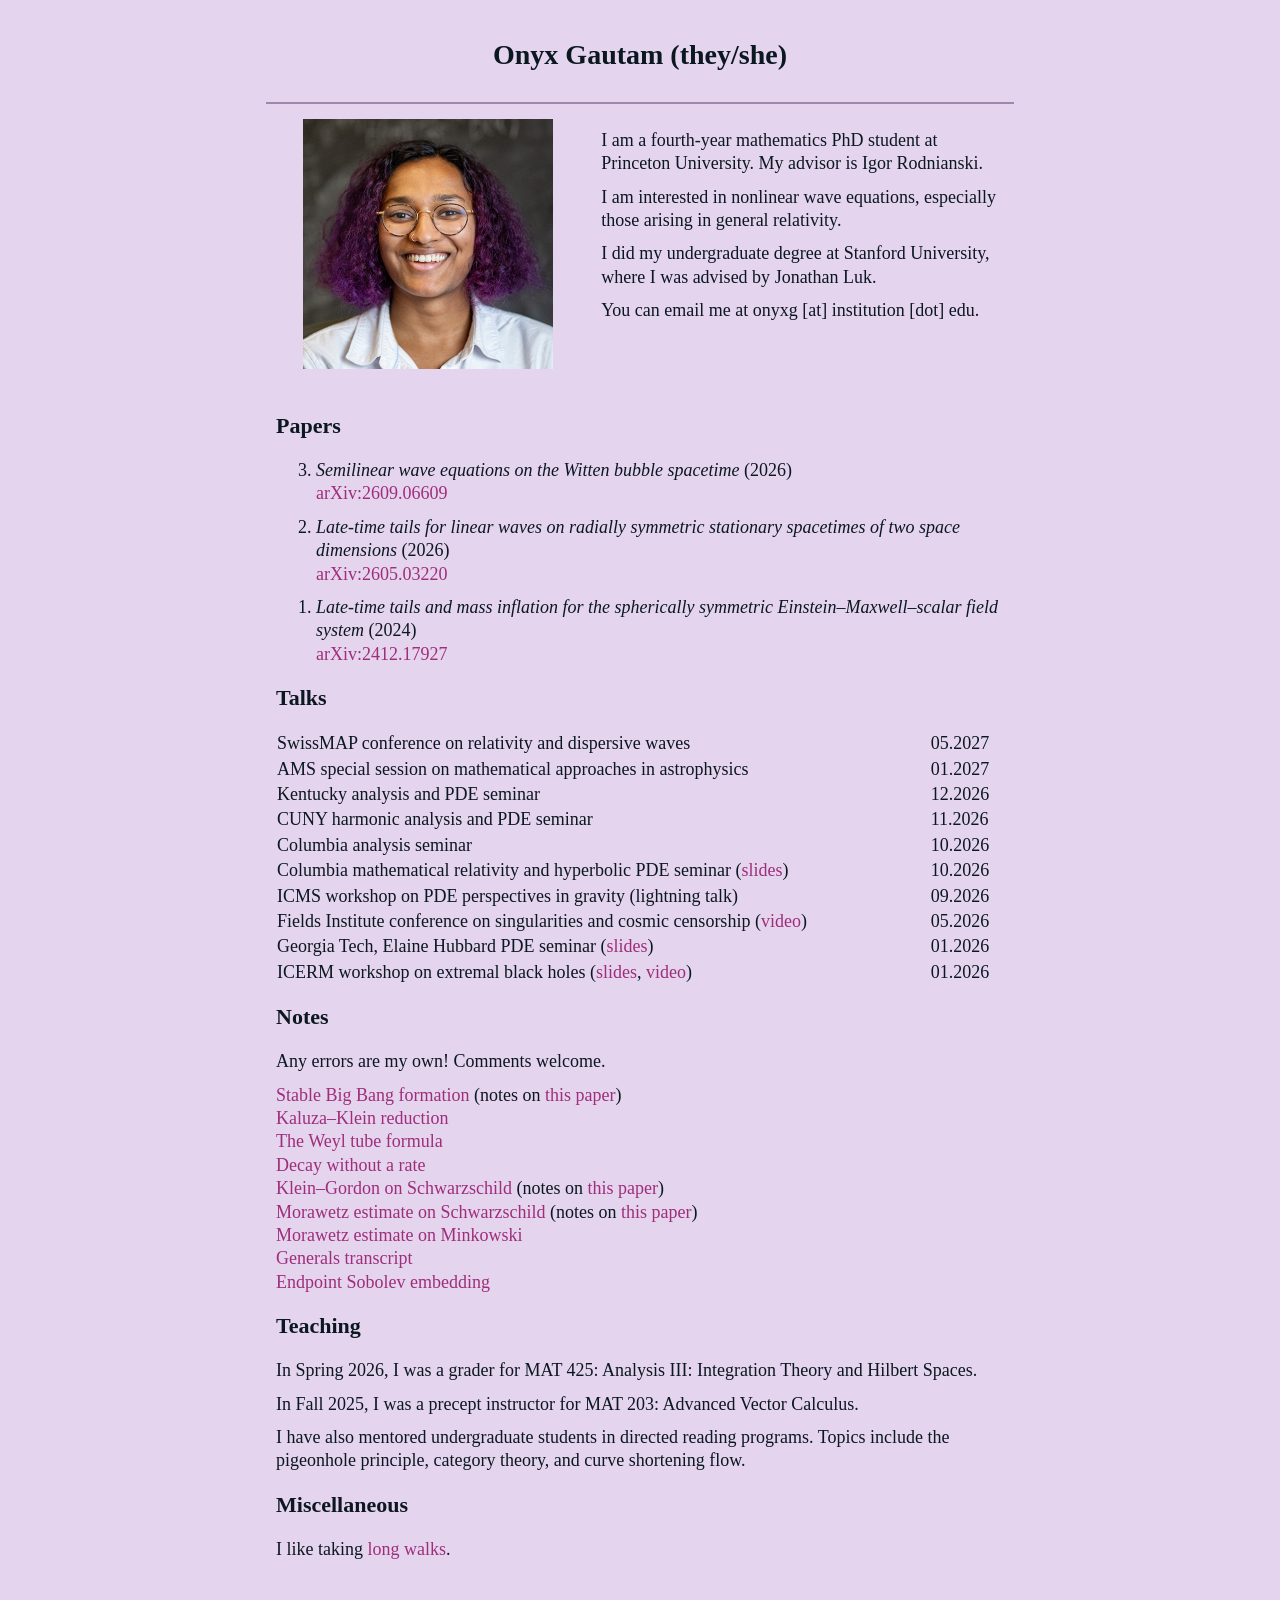
<file: index.html>
<!DOCTYPE html>
<html lang="en">
  <head>
    <meta http-equiv="content-type" content="text/html; charset=UTF-8">
    <meta name="google-site-verification" content="pAwyFpxqDBXXq5O0XGnwWA8_437Lcw0zSbCmvbM7cJ8" />
    <title>Onyx Gautam's Homepage</title>

    <meta charset="utf-8">
    <meta name="viewport" content="width=device-width">
    <meta name="description" content="Personal webpage for mathematics.">
    <meta name="author" content="Onyx Gautam">
    <meta property="og:title" content="Onyx Gautam's Homepage">
    <meta property="og:description" content="Personal webpage for mathematics.">

    <link rel="stylesheet" type="text/css" href="main.css">
    <link rel="license" href="https://creativecommons.org/licenses/by-sa/4.0/">
  </head>
  <body>
    <div class="container">
      <div class="header"><h1>Onyx Gautam (they/she)</h1></div>
      <div class="profile">
        <span class="helper"></span>
        <a href="img/onyx.jpg" target="_blank">
          <img src="img/onyx-cropped.jpg" title="Credit: Igor Medvedev" width=250 class="profile-pic"/>
        </a>
      </div>
      <div class="profile-text">
        <p>I am a fourth-year mathematics PhD student at
          <a href="https://www.math.princeton.edu/" class="hidden-link">Princeton University</a>. My advisor is
          <a href="https://www.math.princeton.edu/people/igor-rodnianski" class="hidden-link">Igor Rodnianski</a>.
        </p>

        <p>I am interested in nonlinear wave equations, especially those arising
        in general relativity.</p>

        <p>I did my undergraduate degree
          at <a href="https://mathematics.stanford.edu/" class="hidden-link">Stanford University</a>, where I
          was advised by <a href="https://web.stanford.edu/~jluk/" class="hidden-link">Jonathan Luk</a>.
        </p>

        <p>You can email me at onyxg [at] institution [dot] edu.</p>
      </div>
      <div class="main">
        <h2>Papers</h2>
        <ol reversed>
          <li>
            <p><i>Semilinear wave equations on the Witten bubble spacetime</i>
              (2026)<!--
              --><br><a href="http://arxiv.org/abs/2609.06609">arXiv:2609.06609</a></br>
            </p>
          </li>
          <li>
            <p><i>Late-time tails for linear waves on radially symmetric stationary
                spacetimes of two space dimensions</i> (2026)<!--
              --><br><a href="https://arxiv.org/abs/2605.03220">arXiv:2605.03220</a></br>
              </p>
          </li>
          <li>
            <p><i>Late-time tails and mass inflation for the spherically
                symmetric Einstein&ndash;Maxwell&ndash;scalar field system</i> (2024)<!--
              --><br><a href="https://arxiv.org/abs/2412.17927">arXiv:2412.17927</a></br>
            </p>
          </li>
        </ol>

        <h2>Talks</h2>
        <table style="width: 100%; border-collapse: collapse;">
          <tr>
            <td>
              <a href="https://swissmaprs.ch/events/singularities-solitons-and-stability-in-general-relativity-and-dispersive-wave-equations/"
                 class="hidden-link">
                SwissMAP conference on relativity and dispersive waves
              </a>
            </td>
            <td>05.2027</td>
          </tr>
          <tr>
            <td>
              <a href="https://meetings.ams.org/math/jmm2027/meetingapp.cgi/Session/18148" class="hidden-link">
                AMS special session on mathematical approaches in astrophysics
              </a>
            </td>
            <td>01.2027</td>
          </tr>
          <tr>
            <td>
              <a href="https://ms.uky.edu/~pdhisl2/PDE_seminar_F2026.html" class="hidden-link">
                Kentucky analysis and PDE seminar
              </a>
            </td>
            <td>12.2026</td>
          </tr>
          <tr>
            <td>
              <a href="https://sites.google.com/view/cuny-hapde/home" class="hidden-link">
                CUNY harmonic analysis and PDE seminar
              </a>
            </td>
            <td>11.2026</td>
          </tr>
          <tr>
            <td>
              <a href="https://www.math.columbia.edu/~egiorgi/seminar-ga.html" class="hidden-link">
                Columbia analysis seminar
              </a>
            </td>
            <td>10.2026</td>
          </tr>
          <tr>
            <td>
              <a href="https://www.math.columbia.edu/~egiorgi/seminar.html" class="hidden-link">
                Columbia mathematical relativity and hyperbolic PDE seminar
              </a>
              (<a href="docs/columbia-online-bubble.pdf">slides</a>)
            </td>
            <td>10.2026</td>
          </tr>
          <tr>
          <tr>
            <td>
              <a href="https://icms.ac.uk/activities/workshop/pde-perspectives-in-gravitational-theory/" class="hidden-link">
                ICMS workshop on PDE perspectives in gravity
              </a>
              (lightning talk)
            </td>
            <td>09.2026</td>
          </tr>
          <tr>
            <td>
              <a href="http://www.fields.utoronto.ca/activities/25-26/shocks-singularities" class="hidden-link">
                Fields Institute conference on singularities and cosmic censorship
              </a>
              (<a href="https://www.youtube.com/watch?v=o-anzEKB1w4">video</a>)
            </td>
            <td>05.2026</td>
          </tr>
          <tr>
            <td>
              <a href="https://math.gatech.edu/seminars-colloquia/series/pde-seminar/onyx-gautam-20260120" class="hidden-link">
                Georgia Tech, Elaine Hubbard PDE seminar
              </a>
              (<a href="docs/gatech-mass-inflation.pdf">slides</a>)
            </td>
            <td>01.2026</td>
          </tr>
          <tr>
            <td><a href="https://icerm.brown.edu/program/topical_workshop/tw-26-ebh" class="hidden-link">
                ICERM workshop on extremal black holes
              </a>
              (<a href="docs/icerm-mass-inflation.pdf">slides</a>, <a href="https://icerm.brown.edu/video_archive/4474">video</a>)
            </td>
            <td>01.2026</td>
          </tr>
        </table>

        <h2>Notes</h2>
        <p>Any errors are my own! Comments welcome.</p>
        <p>
          <a href="docs/stable-big-bang.pdf">Stable Big Bang formation</a> (notes
          on <a href="https://arxiv.org/abs/2012.05888">this paper</a>)
          <br>
          <a href="docs/kaluza-klein-reduction.pdf">Kaluza&ndash;Klein reduction</a>
          <br>
          <a href="docs/weyl-tube-formula.pdf">The Weyl tube formula</a>
          <br>
          <a href="docs/decay-without-a-rate.pdf">Decay without a rate</a>
          <br>
          <a href="docs/klein-gordon-schwarzschild.pdf">Klein&ndash;Gordon on
          Schwarzschild</a> (notes
          on <a href="https://arxiv.org/abs/2401.00048">this paper</a>)
          <br>
          <a href="docs/morawetz-schwarzschild.pdf">Morawetz estimate on
          Schwarzschild</a> (notes
          on <a href="https://arxiv.org/abs/2403.02533">this paper</a>)
          <br>
          <a href="docs/morawetz-minkowski.pdf">Morawetz estimate on
            Minkowski</a>
          <br>
          <a href="docs/generals-transcript.pdf">Generals transcript</a>
          <br>
          <a href="docs/endpoint-sobolev.pdf">Endpoint Sobolev embedding</a>
        </p>

        <h2>Teaching</h2>
        <p>
          In Spring 2026, I was a grader for
          <a href="https://registrar.princeton.edu/course-offerings/course-details?term=1264&courseid=008172"
             class="hidden-link">MAT 425: Analysis III: Integration Theory and Hilbert Spaces</a>.
        </p>
        <p>
          In Fall 2025, I was a precept instructor for
          <a href="https://registrar.princeton.edu/course-offerings/course-details?term=1262&courseid=004151"
             class="hidden-link">MAT 203: Advanced Vector Calculus</a>.
        </p>
        <p>
          I have also mentored undergraduate students in directed reading programs.
          Topics include the pigeonhole principle, category
          theory, and curve shortening flow.
        </p>

        <h2>Miscellaneous</h2>
        <p>
          I like taking
          <a href="walks.html">long walks</a>.
        </p>
      </div>
    </div>
  </body>
</html>
</file>
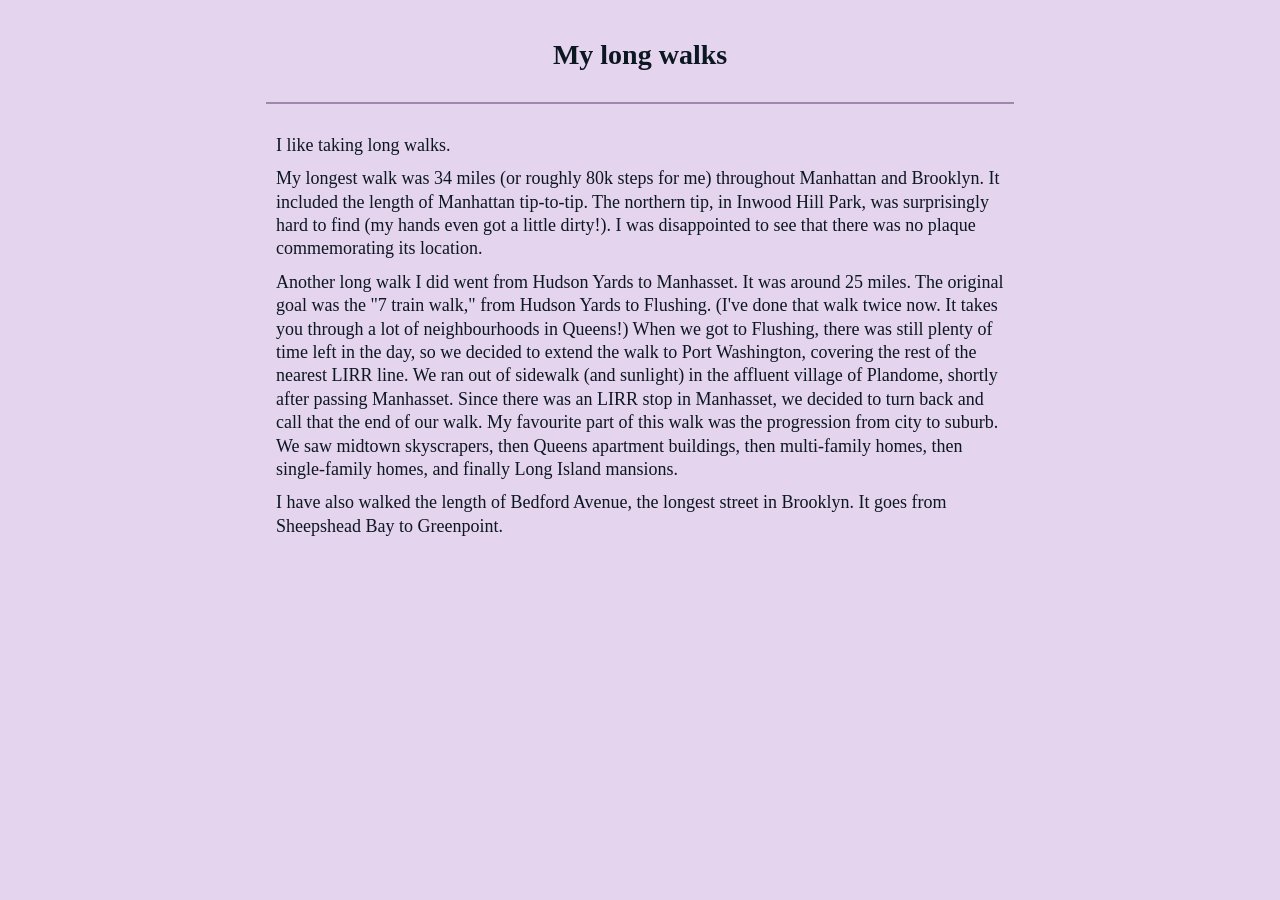
<file: walks.html>
<!DOCTYPE html>
<html lang="en">
  <head>
    <meta http-equiv="content-type" content="text/html; charset=UTF-8">
    <meta name="google-site-verification" content="pAwyFpxqDBXXq5O0XGnwWA8_437Lcw0zSbCmvbM7cJ8" />
    <title>My long walks</title>

    <meta charset="utf-8">
    <meta name="viewport" content="width=device-width">
    <meta name="description" content="Personal webpage for mathematics.">
    <meta name="author" content="Onyx Gautam">

    <link rel="stylesheet" type="text/css" href="main.css">
    <link rel="license" href="https://creativecommons.org/licenses/by-sa/4.0/">
  </head>
  <body>
    <div class="container">
      <div class="header"><h1>My long walks</h1></div>
      <div class="main">
        <p>I like taking long walks.</p>

        <p>My longest walk was 34 miles (or roughly 80k steps for me)
          throughout Manhattan and Brooklyn. It included the length of Manhattan
          tip-to-tip. The northern tip, in Inwood Hill Park, was surprisingly
          hard to find (my hands even got a little dirty!). I was disappointed
          to see that there was no plaque commemorating its location.</p>

        <p>Another long walk I did went from Hudson Yards to Manhasset. It was
          around 25 miles. The original goal was the "7 train walk," from Hudson
          Yards to Flushing. (I've done that walk twice now. It takes you
          through a lot of neighbourhoods in Queens!) When we got to Flushing,
          there was still plenty of time left in the day, so we decided to
          extend the walk to Port Washington, covering the rest of the nearest
          LIRR line. We ran out of sidewalk (and sunlight) in the affluent
          village of Plandome, shortly after passing Manhasset. Since there was
          an LIRR stop in Manhasset, we decided to turn back and call that the
          end of our walk. My favourite part of this walk was the progression
          from city to suburb. We saw midtown skyscrapers, then Queens apartment
          buildings, then multi-family homes, then single-family homes, and
          finally Long Island mansions.</p>

        <p>I have also walked the length of Bedford Avenue, the longest street
        in Brooklyn. It goes from Sheepshead Bay to Greenpoint.</p>
      </div>
    </div>
  </body>
</html>
</file>
<file: main.css>
﻿article,
aside,
details,
figcaption,
figure,
footer,
header,
hgroup,
menu,
nav,
section {
	display: block
}

*,
*:before,
*:after {
	-moz-box-sizing: border-box;
	-webkit-box-sizing: border-box;
	box-sizing: border-box
}

html {
	font-size: 100%;
	font-family: "Palatino"
}

body {
	line-height: 1.3;
  font-size: 18px;
	background: #E5D4ED;
	color: #0C1821
}

.container {
	margin: 0 auto;
	max-width: 768px;
	padding: 0 10px 25px;
	width: 100%;
	display: grid;
	grid-template-areas: "header header"
                       "profile profile-text"
                       "main main";
  grid-template-columns: auto auto;
	/* grid-template-rows: 60px auto auto; */
 	gap: 5px;
}

.helper {
    display: inline-block;
    height: 100%;
    vertical-align: middle;
}

img.profile-pic {
    max-width: 90%;
    vertical-align: middle;
}

@media screen and (max-width: 768px) {
	.container {
		grid-template-columns: auto;
		grid-template-rows: minmax(40px, auto) minmax(30px, auto) auto auto;
		grid-template-areas: "header" "profile" "profile-text" "main"
	}
}

.container > div {
    padding: 10px
}

.container > div.header {
    grid-area: header;
    text-align: center;
    border-bottom: 2px solid #a087ad
}

.container > div.profile {
    grid-area: profile;
    text-align: center;
}

.container > div.profile-text {
    grid-area: profile-text;
}

.container > div.main {
    grid-area: main;
}

p {
	margin: 10px 0
}

a {
	color: #9e2e7c;
	text-decoration: none;
	cursor: pointer
}

a.hidden-link {
	color: inherit
}

a:hover {
	color: #9e2e7c
}

h1 {
	font-size: 28px
}

h2 {
	font-size: 22px
}

h3 {
	font-size: 20px
}

h4 {
	font-size: 18px;
}

.table td {
    text-align: right;
}

.table td:first-child {
    text-align: left;
}
</file>
